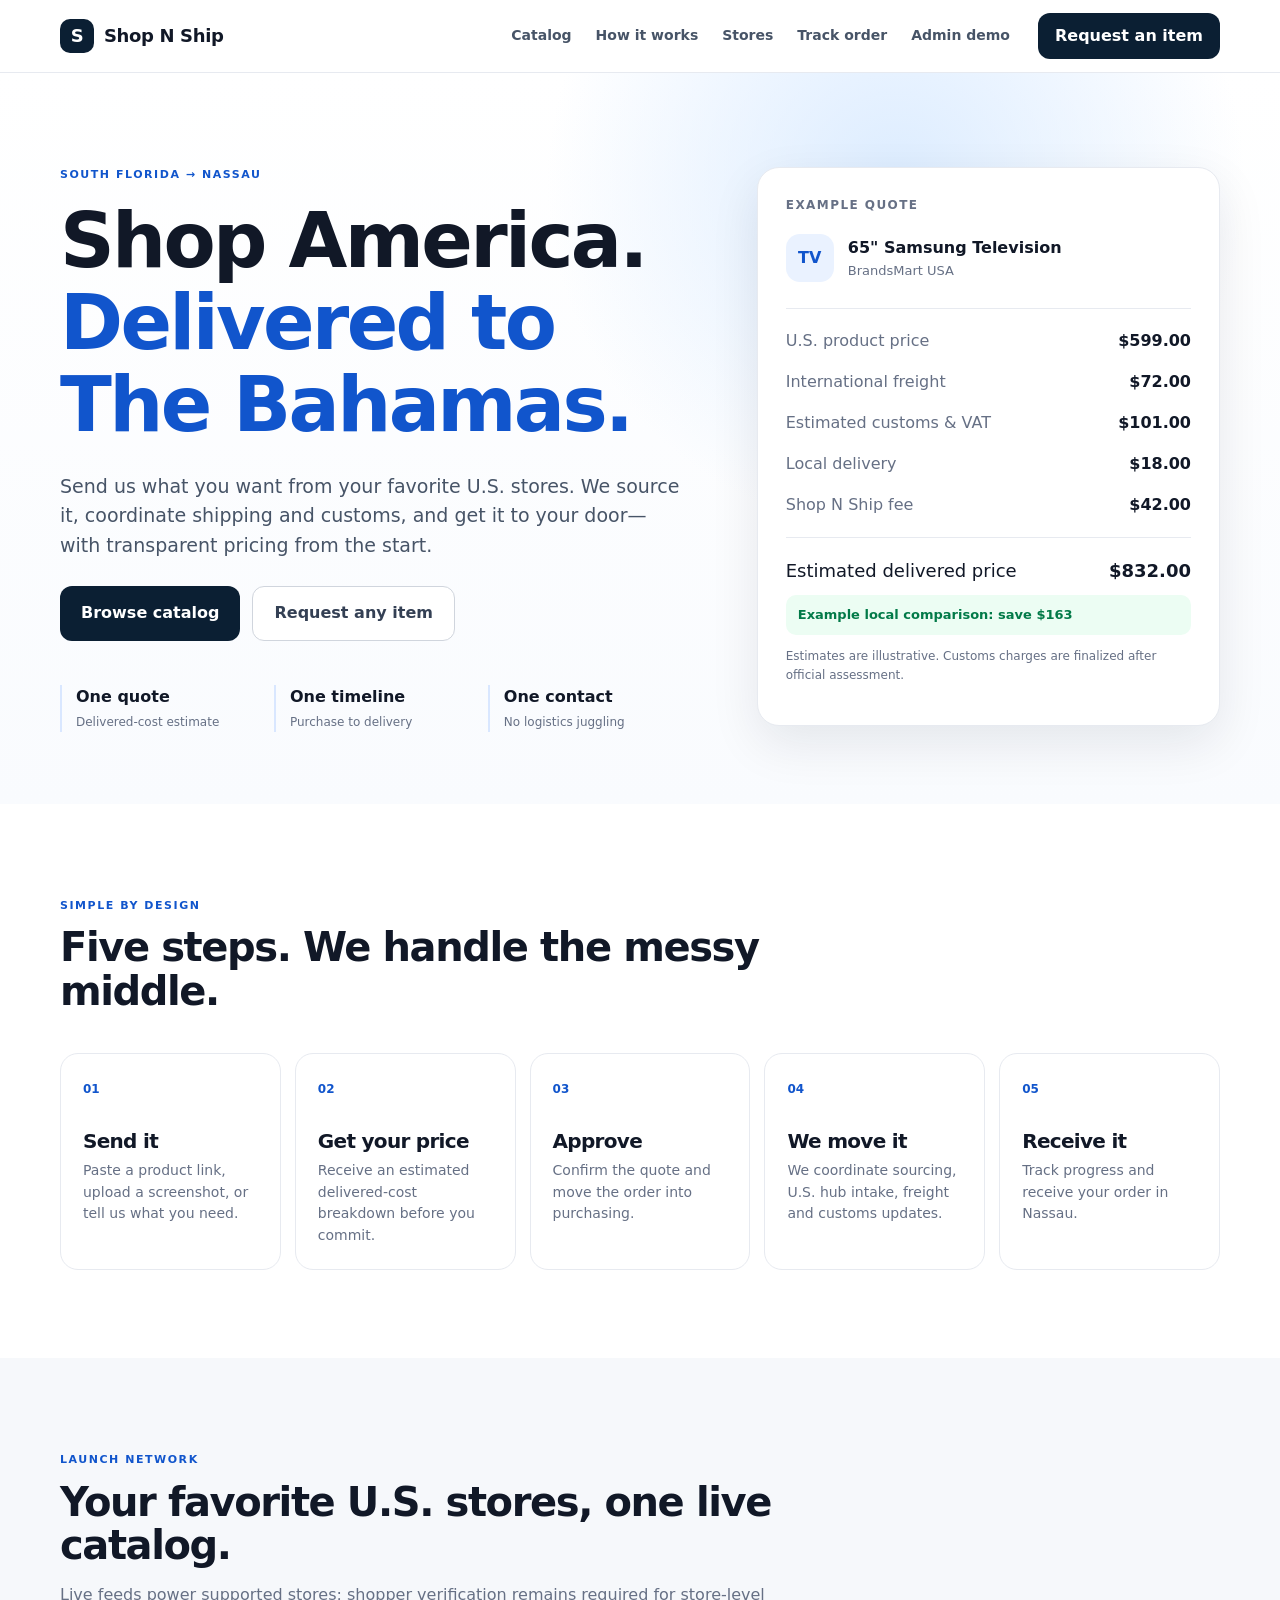
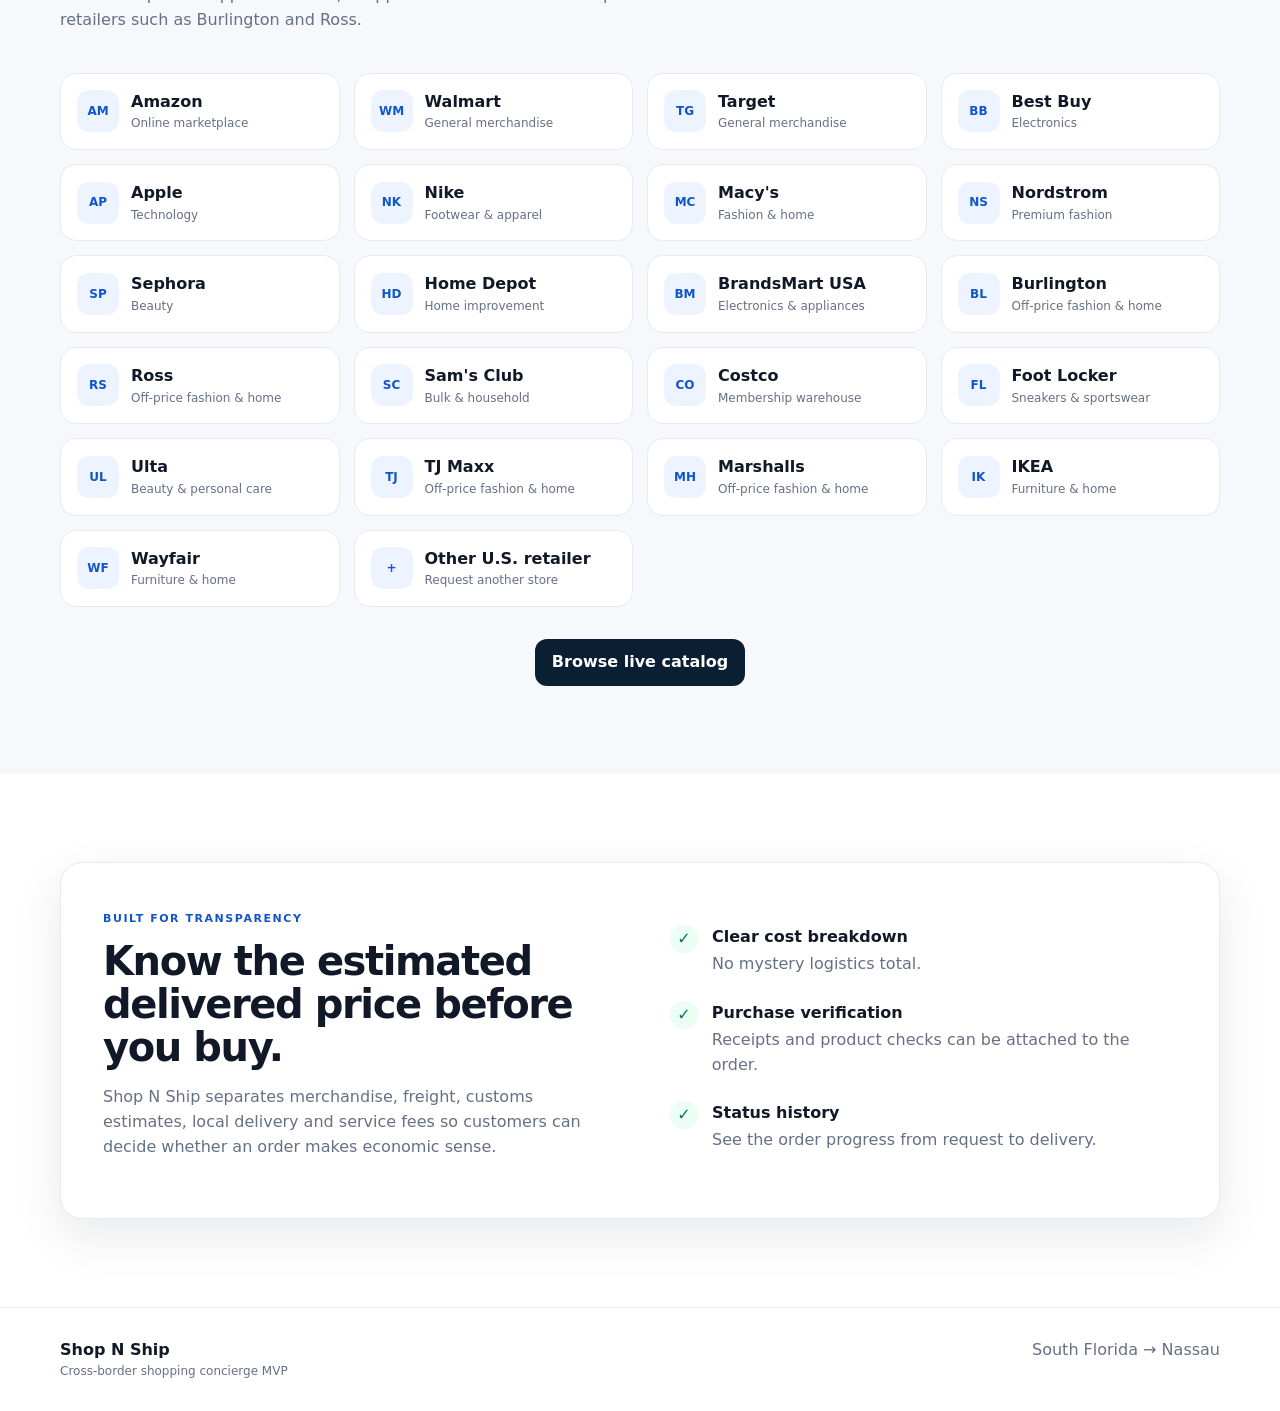
<file: index.html>
<!DOCTYPE html>
<html lang="en">
<head>
  <meta charset="UTF-8" />
  <meta name="viewport" content="width=device-width, initial-scale=1.0" />
  <meta name="description" content="Shop N Ship helps customers in The Bahamas shop U.S. stores and receive clear delivered-cost estimates." />
  <title>Shop N Ship | Shop America. Delivered to The Bahamas.</title>
  <link rel="stylesheet" href="assets/styles.css" />
</head>
<body>
<header class="site-header">
  <div class="container nav-wrap">
    <a class="brand" href="index.html" aria-label="Shop N Ship home"><span class="brand-mark">S</span><span>Shop N Ship</span></a>
    <nav class="nav-links" aria-label="Primary navigation"><a href="catalog.html">Catalog</a><a href="#how-it-works">How it works</a><a href="#stores">Stores</a><a href="orders.html">Track order</a><a href="admin.html" class="admin-link">Admin demo</a></nav>
    <a class="button button-primary nav-cta" href="request.html">Request an item</a>
  </div>
</header>
<main>
<section class="hero"><div class="container hero-grid"><div><span class="eyebrow">South Florida → Nassau</span><h1>Shop America.<br><span>Delivered to The Bahamas.</span></h1><p class="hero-copy">Send us what you want from your favorite U.S. stores. We source it, coordinate shipping and customs, and get it to your door—with transparent pricing from the start.</p><div class="hero-actions"><a class="button button-primary button-lg" href="catalog.html">Browse catalog</a><a class="button button-secondary button-lg" href="request.html">Request any item</a></div><div class="trust-row"><div><strong>One quote</strong><span>Delivered-cost estimate</span></div><div><strong>One timeline</strong><span>Purchase to delivery</span></div><div><strong>One contact</strong><span>No logistics juggling</span></div></div></div><div class="quote-card card"><div class="card-kicker">Example quote</div><div class="product-mini"><div class="product-icon">TV</div><div><strong>65&quot; Samsung Television</strong><span>BrandsMart USA</span></div></div><div class="quote-lines"><div><span>U.S. product price</span><strong>$599.00</strong></div><div><span>International freight</span><strong>$72.00</strong></div><div><span>Estimated customs &amp; VAT</span><strong>$101.00</strong></div><div><span>Local delivery</span><strong>$18.00</strong></div><div><span>Shop N Ship fee</span><strong>$42.00</strong></div></div><div class="quote-total"><span>Estimated delivered price</span><strong>$832.00</strong></div><div class="savings-pill">Example local comparison: save $163</div><p class="fine-print">Estimates are illustrative. Customs charges are finalized after official assessment.</p></div></div></section>
<section class="section" id="how-it-works"><div class="container"><div class="section-heading"><span class="eyebrow">Simple by design</span><h2>Five steps. We handle the messy middle.</h2></div><div class="steps-grid"><article class="step-card"><span>01</span><h3>Send it</h3><p>Paste a product link, upload a screenshot, or tell us what you need.</p></article><article class="step-card"><span>02</span><h3>Get your price</h3><p>Receive an estimated delivered-cost breakdown before you commit.</p></article><article class="step-card"><span>03</span><h3>Approve</h3><p>Confirm the quote and move the order into purchasing.</p></article><article class="step-card"><span>04</span><h3>We move it</h3><p>We coordinate sourcing, U.S. hub intake, freight and customs updates.</p></article><article class="step-card"><span>05</span><h3>Receive it</h3><p>Track progress and receive your order in Nassau.</p></article></div></div></section>
<section class="section section-alt" id="stores"><div class="container"><div class="section-heading"><span class="eyebrow">Launch network</span><h2>Your favorite U.S. stores, one live catalog.</h2><p>Live feeds power supported stores; shopper verification remains required for store-level retailers such as Burlington and Ross.</p></div><div id="retailerGrid" class="retailer-grid"></div><div class="center-cta"><a class="button button-primary" href="catalog.html">Browse live catalog</a></div></div></section>
<section class="section"><div class="container split-card card"><div><span class="eyebrow">Built for transparency</span><h2>Know the estimated delivered price before you buy.</h2><p>Shop N Ship separates merchandise, freight, customs estimates, local delivery and service fees so customers can decide whether an order makes economic sense.</p></div><div class="feature-list"><div><span>✓</span><div><strong>Clear cost breakdown</strong><p>No mystery logistics total.</p></div></div><div><span>✓</span><div><strong>Purchase verification</strong><p>Receipts and product checks can be attached to the order.</p></div></div><div><span>✓</span><div><strong>Status history</strong><p>See the order progress from request to delivery.</p></div></div></div></div></section>
</main>
<footer class="footer"><div class="container footer-wrap"><div><strong>Shop N Ship</strong><span>Cross-border shopping concierge MVP</span></div><div>South Florida → Nassau</div></div></footer>
<script src="assets/data.js"></script><script src="assets/common.js"></script><script>renderRetailers(document.getElementById('retailerGrid'));</script>
</body></html>
</file>
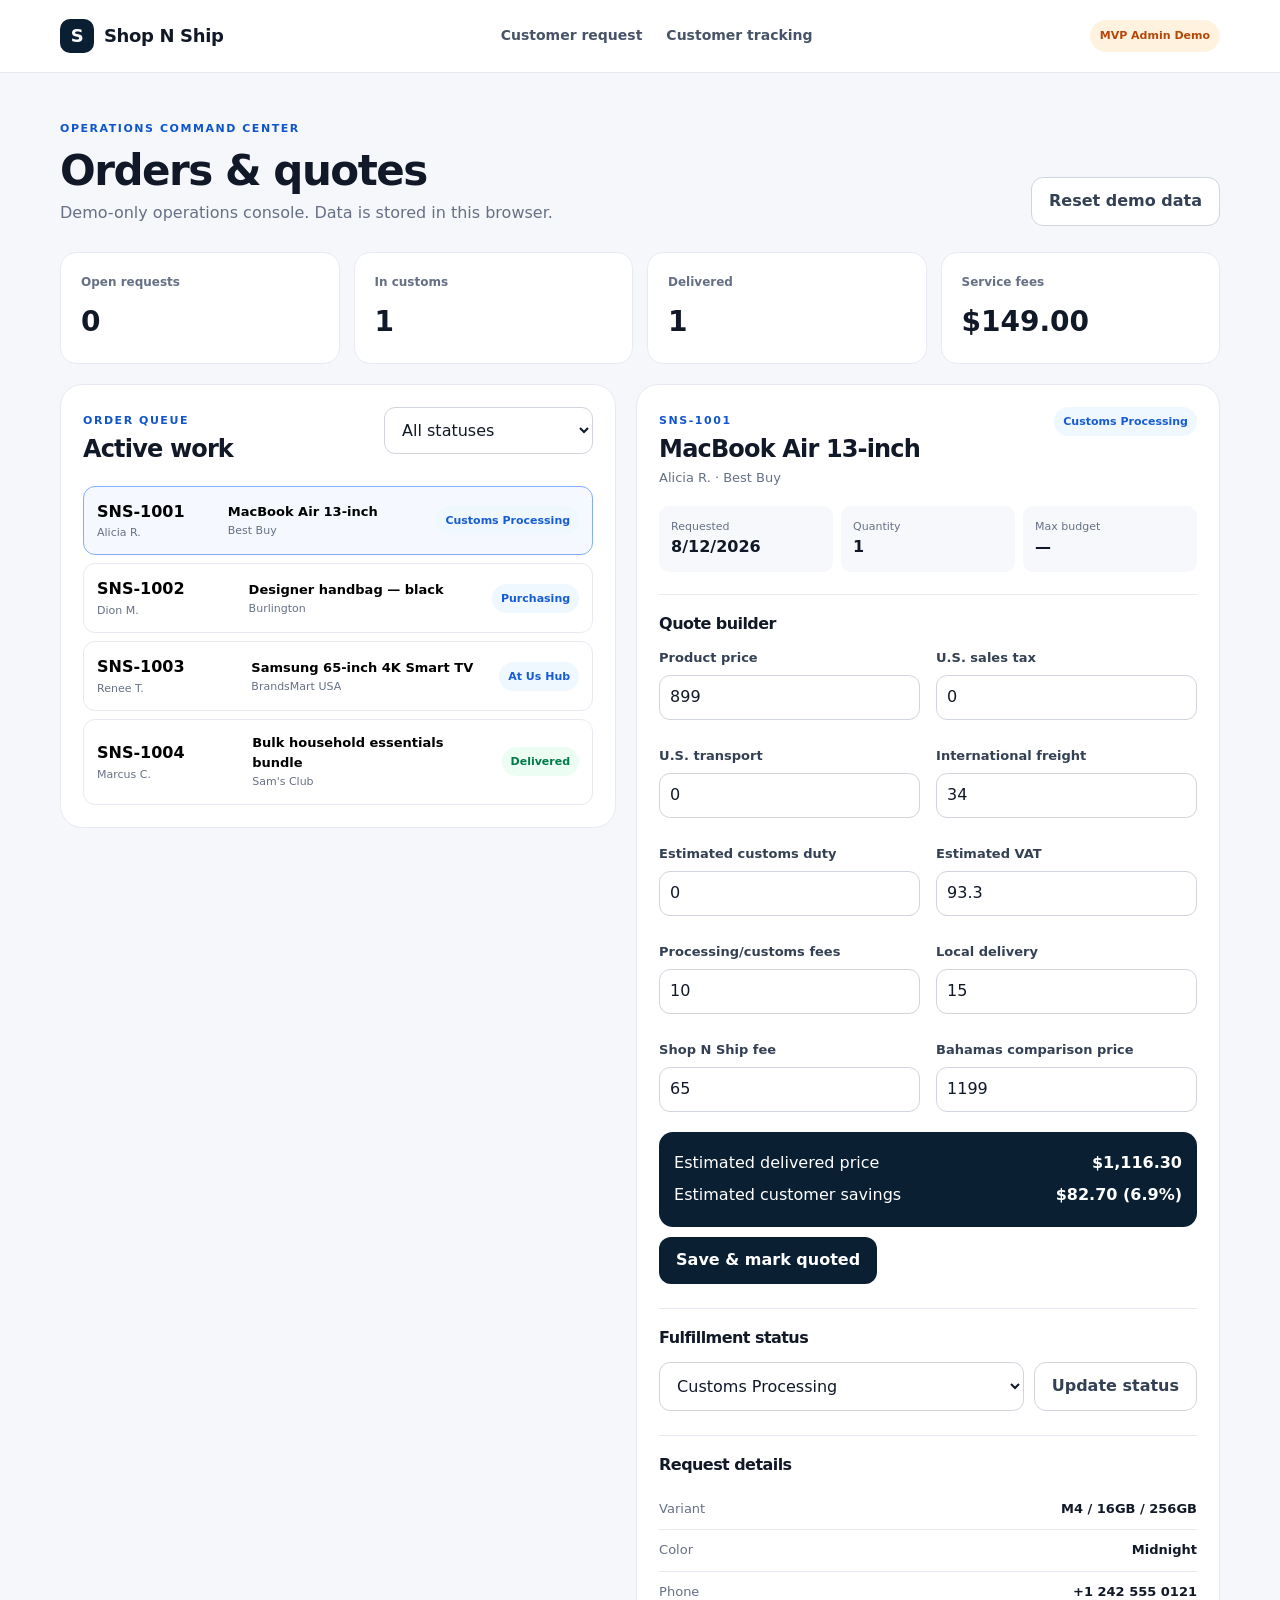
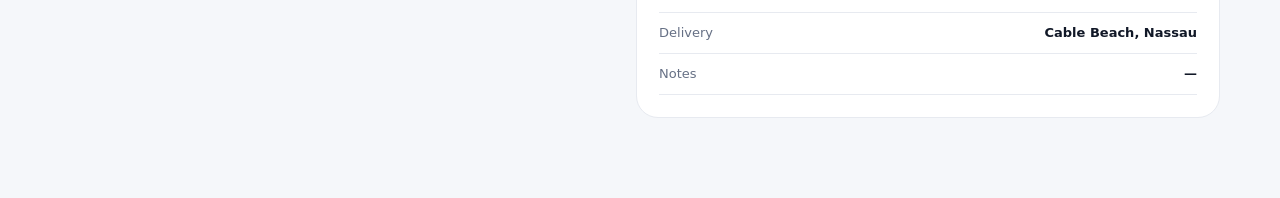
<file: admin.html>
<!DOCTYPE html>
<html lang="en">
<head><meta charset="UTF-8" /><meta name="viewport" content="width=device-width, initial-scale=1.0" /><title>Admin Demo | Shop N Ship</title><link rel="stylesheet" href="assets/styles.css" /></head>
<body class="admin-body">
<header class="site-header"><div class="container nav-wrap"><a class="brand" href="index.html"><span class="brand-mark">S</span><span>Shop N Ship</span></a><nav class="nav-links"><a href="request.html">Customer request</a><a href="orders.html">Customer tracking</a></nav><span class="demo-badge">MVP Admin Demo</span></div></header>
<main class="admin-shell container">
  <div class="admin-heading"><div><span class="eyebrow">Operations command center</span><h1>Orders &amp; quotes</h1><p>Demo-only operations console. Data is stored in this browser.</p></div><button id="resetData" class="button button-secondary">Reset demo data</button></div>
  <section id="metricGrid" class="metric-grid"></section>
  <section class="admin-grid">
    <div class="card order-list-card"><div class="panel-title"><div><span class="eyebrow">Order queue</span><h2>Active work</h2></div><select id="statusFilter"><option value="ALL">All statuses</option></select></div><div id="adminOrderList" class="admin-order-list"></div></div>
    <div class="card detail-card" id="detailCard"><div class="empty-state"><h3>Select an order</h3><p>Choose a request or order to prepare a quote and update the fulfillment status.</p></div></div>
  </section>
</main>
<script src="assets/data.js"></script><script src="assets/common.js"></script><script src="assets/admin.js"></script>
</body></html>
</file>
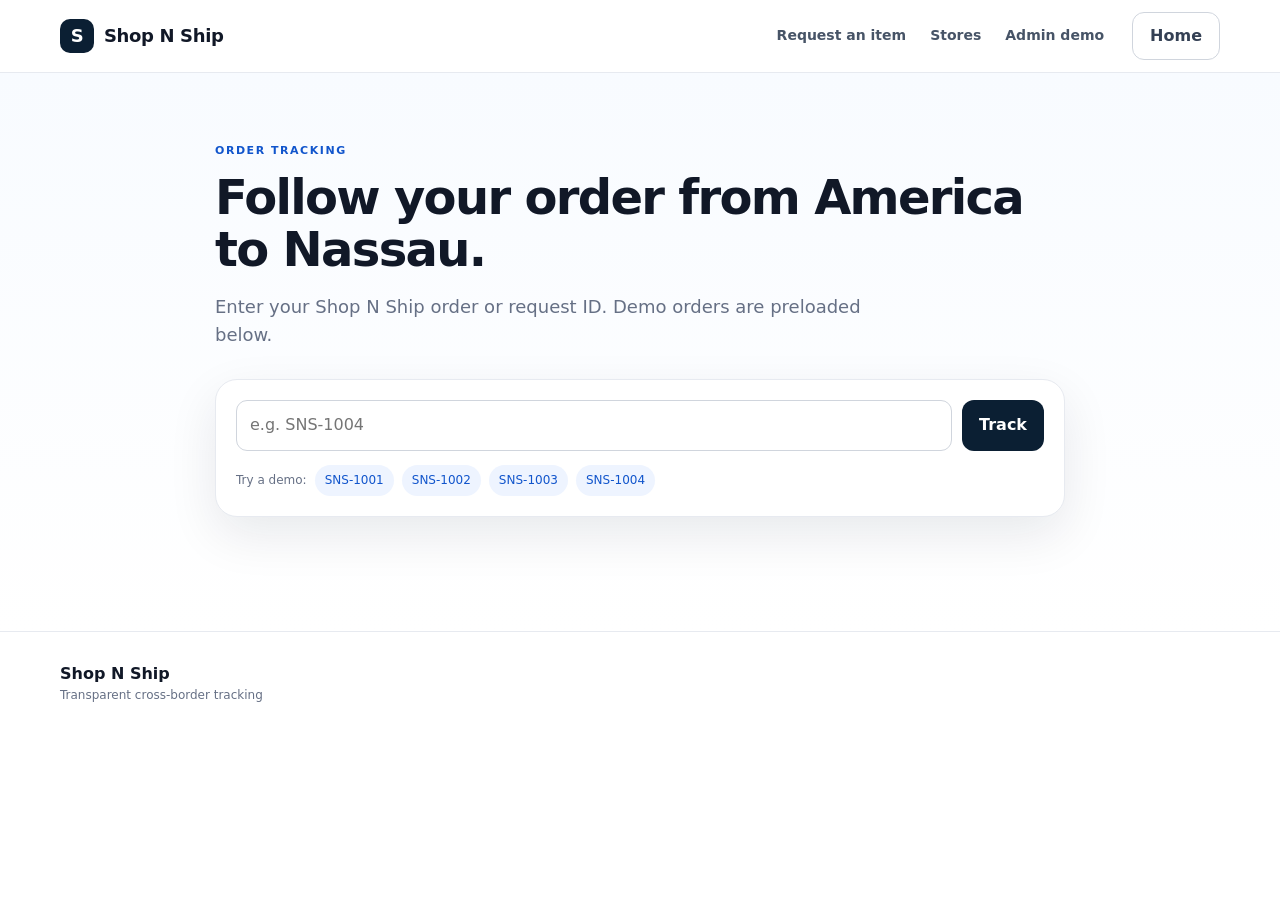
<file: orders.html>
<!DOCTYPE html>
<html lang="en">
<head><meta charset="UTF-8" /><meta name="viewport" content="width=device-width, initial-scale=1.0" /><title>Track Order | Shop N Ship</title><link rel="stylesheet" href="assets/styles.css" /></head>
<body>
<header class="site-header"><div class="container nav-wrap"><a class="brand" href="index.html"><span class="brand-mark">S</span><span>Shop N Ship</span></a><nav class="nav-links"><a href="request.html">Request an item</a><a href="index.html#stores">Stores</a><a href="admin.html">Admin demo</a></nav><a class="button button-secondary nav-cta" href="index.html">Home</a></div></header>
<main class="page-shell"><div class="container narrow"><div class="page-heading"><span class="eyebrow">Order tracking</span><h1>Follow your order from America to Nassau.</h1><p>Enter your Shop N Ship order or request ID. Demo orders are preloaded below.</p></div>
<div class="card lookup-card"><form id="lookupForm" class="lookup-form"><input id="lookupInput" placeholder="e.g. SNS-1004" autocomplete="off" /><button class="button button-primary" type="submit">Track</button></form><div class="demo-links"><span>Try a demo:</span><button data-order="SNS-1001">SNS-1001</button><button data-order="SNS-1002">SNS-1002</button><button data-order="SNS-1003">SNS-1003</button><button data-order="SNS-1004">SNS-1004</button></div></div>
<div id="orderResult"></div></div></main>
<footer class="footer"><div class="container footer-wrap"><div><strong>Shop N Ship</strong><span>Transparent cross-border tracking</span></div></div></footer>
<script src="assets/data.js"></script><script src="assets/common.js"></script><script src="assets/orders.js"></script>
</body></html>
</file>
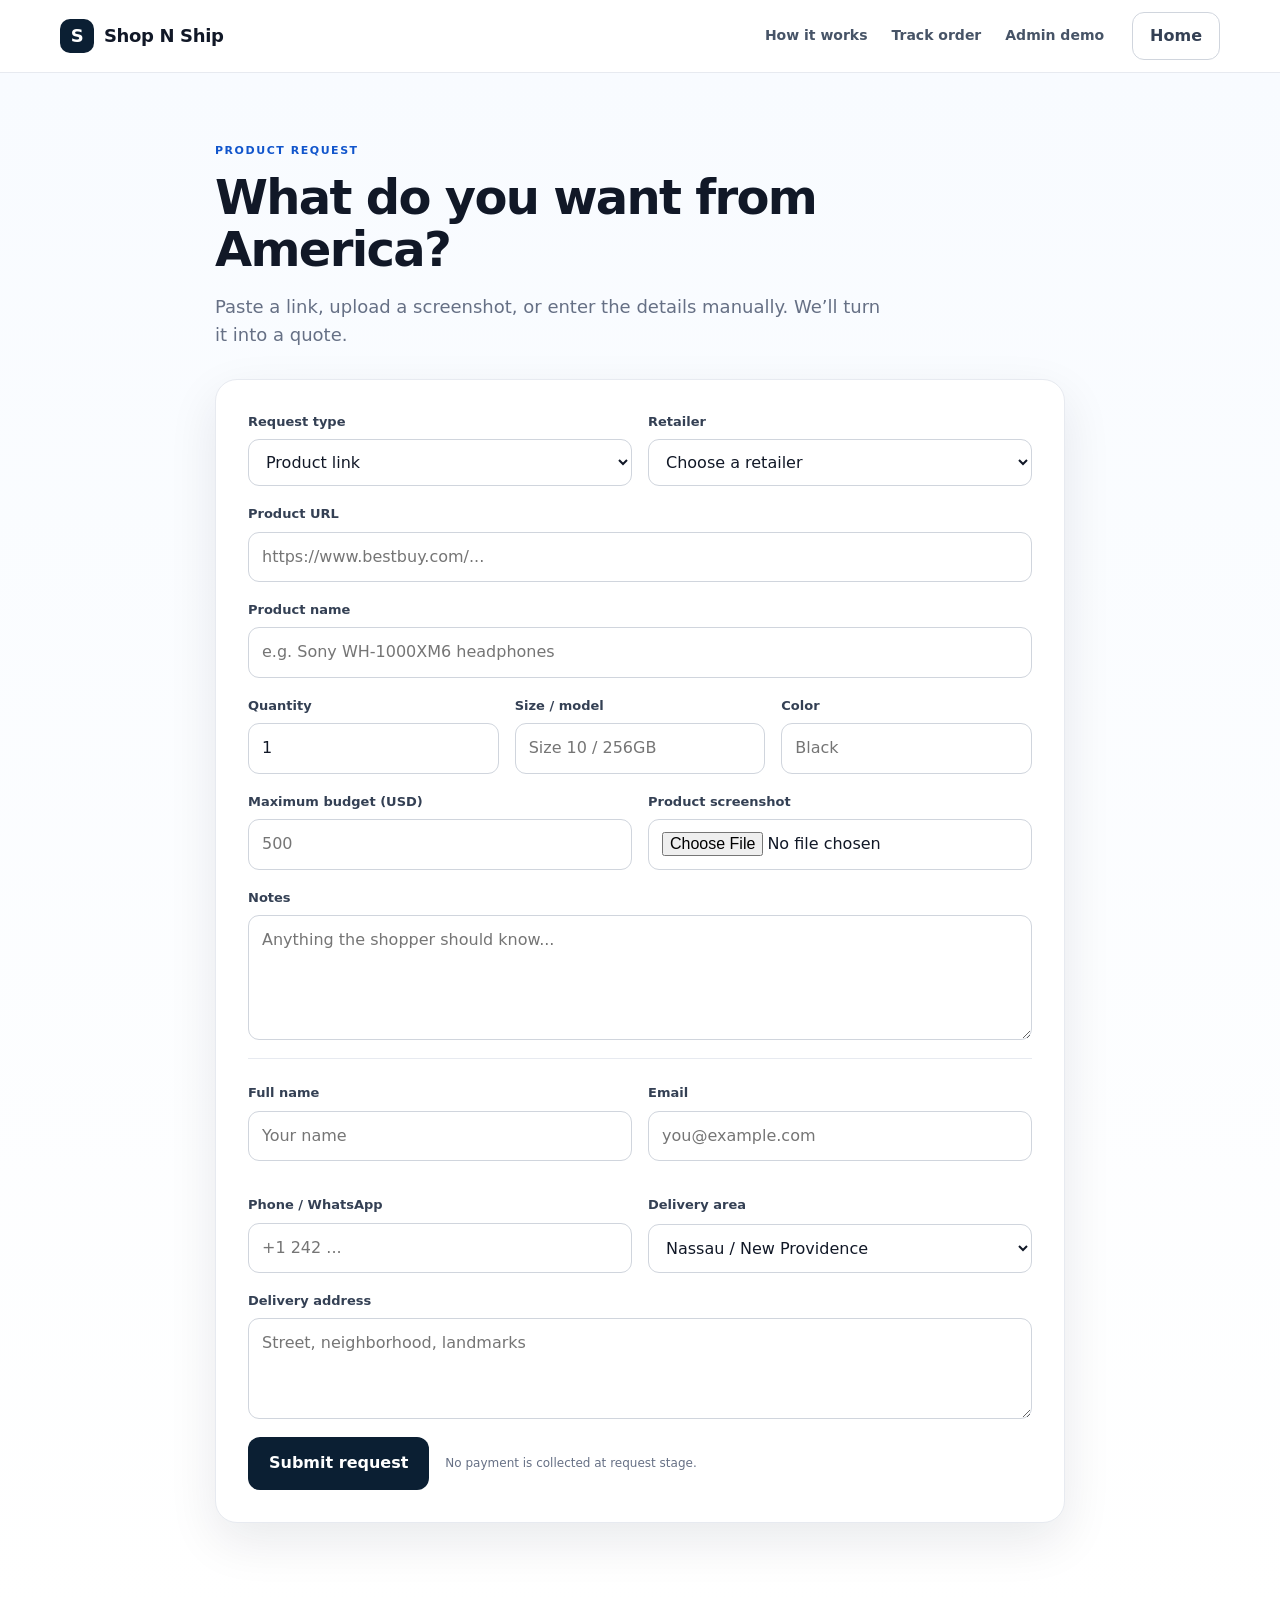
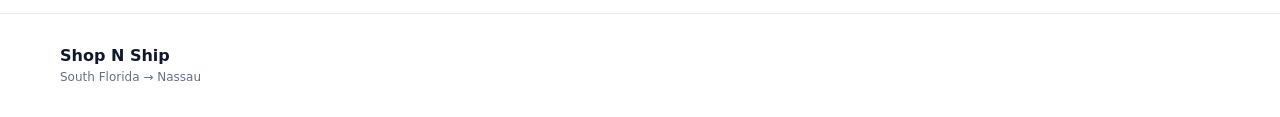
<file: request.html>
<!DOCTYPE html>
<html lang="en">
<head>
  <meta charset="UTF-8" />
  <meta name="viewport" content="width=device-width, initial-scale=1.0" />
  <title>Request an Item | Shop N Ship</title>
  <link rel="stylesheet" href="assets/styles.css" />
</head>
<body>
<header class="site-header"><div class="container nav-wrap"><a class="brand" href="index.html"><span class="brand-mark">S</span><span>Shop N Ship</span></a><nav class="nav-links"><a href="index.html#how-it-works">How it works</a><a href="orders.html">Track order</a><a href="admin.html">Admin demo</a></nav><a class="button button-secondary nav-cta" href="index.html">Home</a></div></header>
<main class="page-shell">
  <div class="container narrow">
    <div class="page-heading"><span class="eyebrow">Product request</span><h1>What do you want from America?</h1><p>Paste a link, upload a screenshot, or enter the details manually. We’ll turn it into a quote.</p></div>
    <form id="requestForm" class="card form-card">
      <div class="form-grid two-col">
        <label><span>Request type</span><select name="requestType" required><option value="URL_REQUEST">Product link</option><option value="IMAGE_REQUEST">Screenshot / image</option><option value="MANUAL_REQUEST">Manual request</option></select></label>
        <label><span>Retailer</span><select name="retailer" id="retailerSelect" required></select></label>
      </div>
      <label><span>Product URL</span><input name="url" type="url" placeholder="https://www.bestbuy.com/..." /></label>
      <label><span>Product name</span><input name="productName" required placeholder="e.g. Sony WH-1000XM6 headphones" /></label>
      <div class="form-grid three-col"><label><span>Quantity</span><input name="quantity" type="number" min="1" value="1" required /></label><label><span>Size / model</span><input name="variant" placeholder="Size 10 / 256GB" /></label><label><span>Color</span><input name="color" placeholder="Black" /></label></div>
      <div class="form-grid two-col"><label><span>Maximum budget (USD)</span><input name="maxBudget" type="number" min="0" step="0.01" placeholder="500" /></label><label><span>Product screenshot</span><input name="image" type="file" accept="image/*" /></label></div>
      <label><span>Notes</span><textarea name="notes" rows="4" placeholder="Anything the shopper should know..."></textarea></label>
      <hr />
      <div class="form-grid two-col"><label><span>Full name</span><input name="customerName" required placeholder="Your name" /></label><label><span>Email</span><input name="email" type="email" required placeholder="you@example.com" /></label><label><span>Phone / WhatsApp</span><input name="phone" required placeholder="+1 242 ..." /></label><label><span>Delivery area</span><select name="deliveryArea" required><option>Nassau / New Providence</option><option disabled>Freeport — coming later</option><option disabled>Family Islands — coming later</option></select></label></div>
      <label><span>Delivery address</span><textarea name="address" rows="3" required placeholder="Street, neighborhood, landmarks"></textarea></label>
      <div class="form-actions"><button class="button button-primary button-lg" type="submit">Submit request</button><span class="fine-print">No payment is collected at request stage.</span></div>
    </form>
    <div id="successPanel" class="card success-panel hidden" aria-live="polite"></div>
  </div>
</main>
<footer class="footer"><div class="container footer-wrap"><div><strong>Shop N Ship</strong><span>South Florida → Nassau</span></div></div></footer>
<script src="assets/data.js"></script><script src="assets/common.js"></script><script src="assets/request.js"></script>
</body></html>
</file>
<file: assets/styles.css>
:root{--ink:#111827;--muted:#667085;--line:#e7eaf0;--surface:#fff;--soft:#f6f8fb;--navy:#0b1f33;--blue:#1155cc;--blue2:#0d47a1;--green:#087a55;--red:#b42318;--amber:#b54708;--shadow:0 18px 50px rgba(16,24,40,.09)}*{box-sizing:border-box}html{scroll-behavior:smooth}body{margin:0;font-family:Inter,ui-sans-serif,system-ui,-apple-system,BlinkMacSystemFont,"Segoe UI",sans-serif;color:var(--ink);background:#fff;line-height:1.55}a{color:inherit;text-decoration:none}button,input,select,textarea{font:inherit}.container{width:min(1160px,calc(100% - 40px));margin:0 auto}.narrow{width:min(850px,calc(100% - 40px))}.site-header{position:sticky;top:0;z-index:50;background:rgba(255,255,255,.92);backdrop-filter:blur(14px);border-bottom:1px solid var(--line)}.nav-wrap{min-height:72px;display:flex;align-items:center;gap:28px}.brand{display:flex;align-items:center;gap:10px;font-weight:800;letter-spacing:-.02em;font-size:18px}.brand-mark{width:34px;height:34px;border-radius:10px;display:grid;place-items:center;background:var(--navy);color:#fff}.nav-links{margin-left:auto;display:flex;gap:24px;color:#475467;font-size:14px;font-weight:600}.nav-links a:hover{color:var(--blue)}.button{border:0;border-radius:12px;padding:11px 17px;font-weight:750;cursor:pointer;display:inline-flex;align-items:center;justify-content:center;gap:8px;transition:.15s ease}.button:hover{transform:translateY(-1px)}.button-primary{background:var(--navy);color:#fff}.button-primary:hover{background:#173651}.button-secondary{background:#fff;border:1px solid #d0d5dd;color:#344054}.button-lg{padding:14px 21px}.hero{padding:88px 0 72px;background:radial-gradient(circle at 70% 15%,#dcecff 0,transparent 32%),linear-gradient(#fff,#f9fbfe)}.hero-grid{display:grid;grid-template-columns:1.15fr .85fr;gap:70px;align-items:center}.eyebrow{text-transform:uppercase;letter-spacing:.14em;font-size:11px;font-weight:800;color:var(--blue)}h1,h2,h3{line-height:1.08;letter-spacing:-.035em;margin:0}h1{font-size:clamp(44px,6vw,76px);margin-top:14px}h1 span{color:var(--blue)}.hero-copy{font-size:19px;color:#475467;max-width:650px;margin:26px 0}.hero-actions{display:flex;gap:12px;flex-wrap:wrap}.trust-row{display:grid;grid-template-columns:repeat(3,1fr);gap:15px;margin-top:44px}.trust-row div{padding-left:14px;border-left:2px solid #d9e7ff}.trust-row strong,.trust-row span{display:block}.trust-row span{font-size:12px;color:var(--muted);margin-top:3px}.card{background:var(--surface);border:1px solid var(--line);border-radius:22px;box-shadow:var(--shadow)}.quote-card{padding:28px}.card-kicker{font-size:12px;text-transform:uppercase;letter-spacing:.12em;color:#667085;font-weight:800}.product-mini{display:flex;gap:14px;align-items:center;margin:20px 0 26px}.product-icon{width:48px;height:48px;display:grid;place-items:center;background:#eaf2ff;color:var(--blue);border-radius:14px;font-weight:850}.product-mini strong,.product-mini span{display:block}.product-mini span{font-size:13px;color:var(--muted)}.quote-lines{border-top:1px solid var(--line);border-bottom:1px solid var(--line);padding:12px 0}.quote-lines div,.quote-total{display:flex;justify-content:space-between;gap:20px;padding:8px 0}.quote-lines span{color:var(--muted)}.quote-total{padding:19px 0 10px;font-size:18px}.savings-pill{background:#ecfdf3;color:#027a48;border-radius:10px;padding:10px 12px;font-size:13px;font-weight:750}.fine-print{font-size:12px;color:var(--muted)}.section{padding:88px 0}.section-alt{background:var(--soft)}.section-heading{max-width:720px;margin-bottom:40px}.section-heading h2,.split-card h2{font-size:40px;margin:10px 0 14px}.section-heading p,.split-card p{color:var(--muted)}.steps-grid{display:grid;grid-template-columns:repeat(5,1fr);gap:14px}.step-card{border:1px solid var(--line);border-radius:18px;padding:22px;background:#fff}.step-card>span{color:var(--blue);font-weight:800;font-size:12px}.step-card h3{font-size:20px;margin:30px 0 8px}.step-card p{font-size:14px;color:var(--muted);margin:0}.retailer-grid{display:grid;grid-template-columns:repeat(4,1fr);gap:14px}.retailer-card{display:flex;gap:12px;align-items:center;background:#fff;border:1px solid var(--line);padding:16px;border-radius:16px}.retailer-logo{width:42px;height:42px;display:grid;place-items:center;border-radius:12px;background:#eef4ff;color:var(--blue);font-weight:850;font-size:12px}.retailer-card strong,.retailer-card span{display:block}.retailer-card span{font-size:12px;color:var(--muted)}.center-cta{text-align:center;margin-top:32px}.split-card{padding:42px;display:grid;grid-template-columns:1fr 1fr;gap:60px;align-items:center}.feature-list{display:grid;gap:22px}.feature-list>div{display:flex;gap:14px}.feature-list>div>span{width:28px;height:28px;border-radius:50%;display:grid;place-items:center;background:#ecfdf3;color:var(--green);font-weight:800}.feature-list p{margin:2px 0}.footer{border-top:1px solid var(--line);padding:30px 0;color:#667085}.footer-wrap{display:flex;justify-content:space-between}.footer strong,.footer span{display:block}.footer strong{color:var(--ink)}.footer span{font-size:12px}.page-shell{padding:64px 0 90px;background:linear-gradient(#f8fbff,#fff)}.page-heading{margin-bottom:30px}.page-heading h1{font-size:48px;margin:10px 0 14px}.page-heading p{font-size:18px;color:var(--muted);max-width:680px}.form-card{padding:32px}.form-card label,.quote-editor label{display:grid;gap:7px;margin-bottom:18px}.form-card label>span,.quote-editor label>span{font-size:13px;font-weight:750;color:#344054}input,select,textarea{width:100%;border:1px solid #d0d5dd;border-radius:11px;padding:12px 13px;background:#fff;color:var(--ink);outline:none}input:focus,select:focus,textarea:focus{border-color:#84adff;box-shadow:0 0 0 4px #eff4ff}textarea{resize:vertical}.form-grid{display:grid;gap:16px}.two-col{grid-template-columns:repeat(2,1fr)}.three-col{grid-template-columns:repeat(3,1fr)}hr{border:0;border-top:1px solid var(--line);margin:10px 0 24px}.form-actions{display:flex;align-items:center;gap:16px;margin-top:10px}.hidden{display:none!important}.success-panel{padding:46px;text-align:center}.success-icon{width:56px;height:56px;border-radius:50%;display:grid;place-items:center;margin:0 auto 18px;background:#ecfdf3;color:var(--green);font-size:28px;font-weight:900}.success-panel h2{font-size:38px;margin:8px 0}.success-panel p{color:var(--muted)}.success-panel .hero-actions{justify-content:center;margin-top:24px}.lookup-card{padding:20px;margin-bottom:24px}.lookup-form{display:flex;gap:10px}.lookup-form input{flex:1}.demo-links{display:flex;gap:8px;align-items:center;flex-wrap:wrap;margin-top:14px;font-size:12px;color:var(--muted)}.demo-links button{border:0;background:#eef4ff;color:var(--blue);border-radius:20px;padding:6px 10px;cursor:pointer}.empty-state{text-align:center;padding:44px;color:var(--muted)}.order-detail{padding:30px}.order-detail-head{display:flex;justify-content:space-between;gap:20px;align-items:flex-start;border-bottom:1px solid var(--line);padding-bottom:22px}.order-detail-head h2{font-size:30px;margin:8px 0}.order-detail-head p{margin:0;color:var(--muted)}.status-badge{display:inline-flex;padding:6px 9px;border-radius:999px;font-size:11px;font-weight:800;white-space:nowrap}.status-success{background:#ecfdf3;color:#027a48}.status-danger{background:#fef3f2;color:var(--red)}.status-active{background:#eff8ff;color:#175cd3}.status-neutral{background:#f2f4f7;color:#475467}.customer-total{margin:22px 0;background:#f8fafc;border-radius:14px;padding:18px}.customer-total span,.customer-total strong,.customer-total small{display:block}.customer-total strong{font-size:28px}.customer-total small{color:var(--green);font-weight:700}.notice{margin:20px 0;padding:14px;background:#fffaeb;color:#93370d;border-radius:12px}.detail-columns{display:grid;grid-template-columns:1.2fr .8fr;gap:38px;margin-top:28px}.detail-columns h3{font-size:17px;margin-bottom:18px}.timeline{display:grid;gap:0}.timeline-item{display:flex;gap:12px;min-height:48px;position:relative}.timeline-item>span{width:13px;height:13px;border-radius:50%;background:#d0d5dd;margin-top:4px;z-index:2}.timeline-item:not(:last-child)::after{content:"";position:absolute;width:2px;background:#e4e7ec;left:5.5px;top:16px;bottom:-3px}.timeline-item.complete>span{background:var(--green)}.timeline-item.current>span{outline:4px solid #d1fadf}.timeline-item strong,.timeline-item small{display:block}.timeline-item small{font-size:11px;color:var(--blue)}dl{margin:0}dl>div{display:flex;justify-content:space-between;gap:20px;border-bottom:1px solid var(--line);padding:10px 0}dt{color:var(--muted)}dd{margin:0;text-align:right;font-weight:650}.admin-body{background:#f5f7fa}.demo-badge{margin-left:auto;background:#fff3e0;color:#b54708;padding:7px 10px;border-radius:999px;font-size:11px;font-weight:800}.admin-shell{padding:42px 0 80px}.admin-heading{display:flex;align-items:flex-end;justify-content:space-between;gap:20px;margin-bottom:26px}.admin-heading h1{font-size:42px;margin:8px 0}.admin-heading p{margin:0;color:var(--muted)}.metric-grid{display:grid;grid-template-columns:repeat(4,1fr);gap:14px;margin-bottom:20px}.metric-card{background:#fff;border:1px solid var(--line);border-radius:16px;padding:20px}.metric-card span{display:block;color:var(--muted);font-size:12px;font-weight:700}.metric-card strong{font-size:28px;display:block;margin-top:8px}.admin-grid{display:grid;grid-template-columns:1fr 1.05fr;gap:20px;align-items:start}.order-list-card,.detail-card{padding:22px;box-shadow:none}.panel-title{display:flex;justify-content:space-between;gap:18px;align-items:flex-start;margin-bottom:18px}.panel-title h2{font-size:24px;margin:5px 0}.panel-title p{color:var(--muted);font-size:13px;margin:0}.panel-title select{width:auto}.admin-order-list{display:grid;gap:8px}.admin-order-row{width:100%;display:grid;grid-template-columns:.6fr 1fr auto;gap:14px;align-items:center;border:1px solid var(--line);background:#fff;border-radius:12px;padding:13px;text-align:left;cursor:pointer}.admin-order-row:hover,.admin-order-row.selected{border-color:#84adff;background:#f5f8ff}.admin-order-row strong,.admin-order-row span{display:block}.admin-order-row span:not(.status-badge){font-size:11px;color:var(--muted)}.order-row-product strong{font-size:13px}.detail-summary{display:grid;grid-template-columns:repeat(3,1fr);gap:8px;margin-bottom:22px}.detail-summary>div{background:var(--soft);border-radius:10px;padding:12px}.detail-summary span,.detail-summary strong{display:block}.detail-summary span{font-size:11px;color:var(--muted)}.quote-editor{border-top:1px solid var(--line);padding-top:20px}.quote-editor h3,.status-editor h3,.admin-notes h3{font-size:16px;margin-bottom:16px}.compact label{margin-bottom:10px}.compact input{padding:9px 10px}.quote-preview{background:var(--navy);color:#fff;border-radius:14px;padding:15px;margin:10px 0}.quote-preview div{display:flex;justify-content:space-between;gap:15px;padding:4px 0}.status-editor,.admin-notes{border-top:1px solid var(--line);margin-top:24px;padding-top:20px}.status-controls{display:flex;gap:10px}.status-controls select{flex:1}.admin-notes dl>div{font-size:13px}@media(max-width:900px){.nav-links{display:none}.nav-cta{margin-left:auto}.hero-grid,.split-card,.admin-grid,.detail-columns{grid-template-columns:1fr}.hero{padding-top:55px}.steps-grid{grid-template-columns:repeat(2,1fr)}.retailer-grid{grid-template-columns:repeat(2,1fr)}.metric-grid{grid-template-columns:repeat(2,1fr)}.trust-row{grid-template-columns:1fr}.admin-order-row{grid-template-columns:1fr auto}.order-row-product{grid-column:1/-1;grid-row:2}.admin-order-row>.status-badge{grid-column:2;grid-row:1}.detail-card{order:-1}}@media(max-width:620px){.container,.narrow{width:min(100% - 24px,1160px)}.site-header .nav-wrap{min-height:64px}.hero{padding:42px 0}.hero-grid{gap:36px}h1{font-size:45px}.hero-copy{font-size:17px}.quote-card,.form-card,.order-detail{padding:20px}.section{padding:60px 0}.section-heading h2,.split-card h2{font-size:32px}.steps-grid,.retailer-grid,.two-col,.three-col,.metric-grid{grid-template-columns:1fr}.split-card{padding:24px;gap:25px}.page-heading h1{font-size:38px}.form-actions,.lookup-form,.status-controls{align-items:stretch;flex-direction:column}.order-detail-head,.admin-heading{flex-direction:column;align-items:flex-start}.detail-summary{grid-template-columns:1fr}.footer-wrap{flex-direction:column;gap:12px}.demo-badge{font-size:10px}}

/* Catalog */
.catalog-hero{padding:70px 0 52px;background:radial-gradient(circle at 82% 12%,#dcecff 0,transparent 30%),linear-gradient(#fff,#f7faff)}
.catalog-hero h1{font-size:clamp(42px,5.4vw,68px);max-width:900px;margin:12px 0 18px}
.catalog-hero p{max-width:820px;font-size:18px;color:var(--muted)}
.catalog-disclaimer{margin-top:24px;display:inline-block;padding:10px 13px;border-radius:10px;background:#fffaeb;color:#93370d;font-size:12px;font-weight:700}
.catalog-section{padding-top:38px}
.catalog-toolbar{display:grid;grid-template-columns:1.7fr repeat(3,1fr);gap:12px;padding:18px;box-shadow:none;position:sticky;top:86px;z-index:20}
.catalog-toolbar label,.catalog-search{display:grid;gap:6px;font-size:11px;font-weight:800;color:#475467}
.catalog-toolbar input,.catalog-toolbar select{padding:10px 11px}
.catalog-results-head{display:flex;justify-content:space-between;gap:18px;align-items:center;margin:24px 0 16px;color:var(--muted);font-size:13px}
.catalog-results-head strong{color:var(--ink)}
.catalog-results-head a{color:var(--blue);font-weight:800}
.catalog-grid{display:grid;grid-template-columns:repeat(3,1fr);gap:16px}
.catalog-card{border:1px solid var(--line);background:#fff;border-radius:18px;overflow:hidden;display:flex;flex-direction:column}
.catalog-image{height:190px;background:#eef4ff;position:relative;display:grid;place-items:center;overflow:hidden}
.catalog-image img{width:100%;height:100%;object-fit:cover}
.catalog-image>span{position:absolute;left:12px;bottom:12px;background:rgba(255,255,255,.92);border:1px solid #dbe5f6;padding:5px 8px;border-radius:999px;font-size:10px;font-weight:800;color:var(--blue)}
.catalog-card-body{padding:17px;display:flex;flex-direction:column;flex:1}
.catalog-meta{display:flex;justify-content:space-between;gap:12px;color:var(--muted);font-size:11px;font-weight:750}
.catalog-card h3{font-size:18px;line-height:1.2;margin:10px 0 15px;min-height:43px}
.catalog-price-row{display:grid;grid-template-columns:1fr 1.2fr;gap:8px;margin-bottom:12px}
.catalog-price-row>div{background:var(--soft);padding:10px;border-radius:10px}
.catalog-price-row small,.catalog-price-row strong{display:block}
.catalog-price-row small{color:var(--muted);font-size:10px}
.catalog-price-row strong{font-size:17px;margin-top:2px}
.delivered-est{background:#eefbf5!important}
.delivered-est strong{color:var(--green)}
.catalog-badges{display:flex;gap:5px;flex-wrap:wrap;margin-bottom:10px}
.catalog-badges span{font-size:9px;font-weight:800;background:#eef4ff;color:#175cd3;border-radius:999px;padding:5px 7px}
.catalog-facts{font-size:11px;margin-bottom:16px}
.catalog-facts>div{padding:6px 0}
.catalog-shop{margin-top:auto;width:100%}
.catalog-empty{grid-column:1/-1}
.pagination{display:flex;justify-content:center;align-items:center;gap:14px;margin-top:30px;color:var(--muted);font-size:13px}
.pagination button:disabled{opacity:.4;cursor:not-allowed;transform:none}
@media(max-width:980px){.catalog-toolbar{grid-template-columns:1fr 1fr;top:76px}.catalog-search{grid-column:1/-1}.catalog-grid{grid-template-columns:repeat(2,1fr)}}
@media(max-width:620px){.catalog-toolbar{position:static;grid-template-columns:1fr}.catalog-search{grid-column:auto}.catalog-grid{grid-template-columns:1fr}.catalog-results-head{align-items:flex-start;flex-direction:column}.catalog-image{height:220px}}

/* Live retailer catalog */
.catalog-toolbar{grid-template-columns:1.6fr 1fr 1.25fr}
.source-state{display:grid;gap:6px;align-content:start;font-size:11px;font-weight:800;color:#475467}
.source-state>div{min-height:42px;display:flex;align-items:center;gap:7px;flex-wrap:wrap;padding:9px 10px;border:1px solid #d0d5dd;border-radius:11px;background:#fff;color:#475467;font-weight:650}
.live-badge{display:inline-flex;border-radius:999px;padding:4px 7px;font-size:9px;letter-spacing:.05em;font-weight:900}
.live-badge.ok{background:#ecfdf3;color:#027a48}.live-badge.warn{background:#fffaeb;color:#b54708}
.live-reason{font-size:11px;color:var(--muted);margin:0 0 10px}
.verification-grid{display:flex;gap:5px;flex-wrap:wrap;margin-bottom:12px}
.verify-chip{font-size:9px;border-radius:999px;padding:4px 6px;font-weight:750}
.verify-chip.verified{background:#ecfdf3;color:#027a48}.verify-chip.missing{background:#f2f4f7;color:#667085}
.retailer-source-link{display:block;text-align:center;margin-top:9px;font-size:11px;font-weight:750;color:var(--blue)}
.source-limitations{margin-top:24px;padding:18px 20px;box-shadow:none;color:var(--muted);font-size:12px}
.source-limitations strong{color:var(--ink)}.source-limitations ul{margin:8px 0 0;padding-left:18px}
.live-offer-card .catalog-image{background:#fff}.live-offer-card .catalog-image img{object-fit:contain;padding:12px}
@media(max-width:980px){.catalog-toolbar{grid-template-columns:1fr 1fr}.source-state{grid-column:1/-1}}
@media(max-width:620px){.catalog-toolbar{grid-template-columns:1fr}.source-state{grid-column:auto}}

.bestbuy-attribution{margin-top:22px;padding:14px 18px;display:flex;align-items:center;justify-content:space-between;gap:16px;box-shadow:none;font-size:12px;color:var(--muted)}
.bestbuy-attribution[hidden]{display:none}
.bestbuy-attribution img{height:28px;width:auto;display:block}
@media(max-width:620px){.bestbuy-attribution{align-items:flex-start;flex-direction:column}}
</file>
